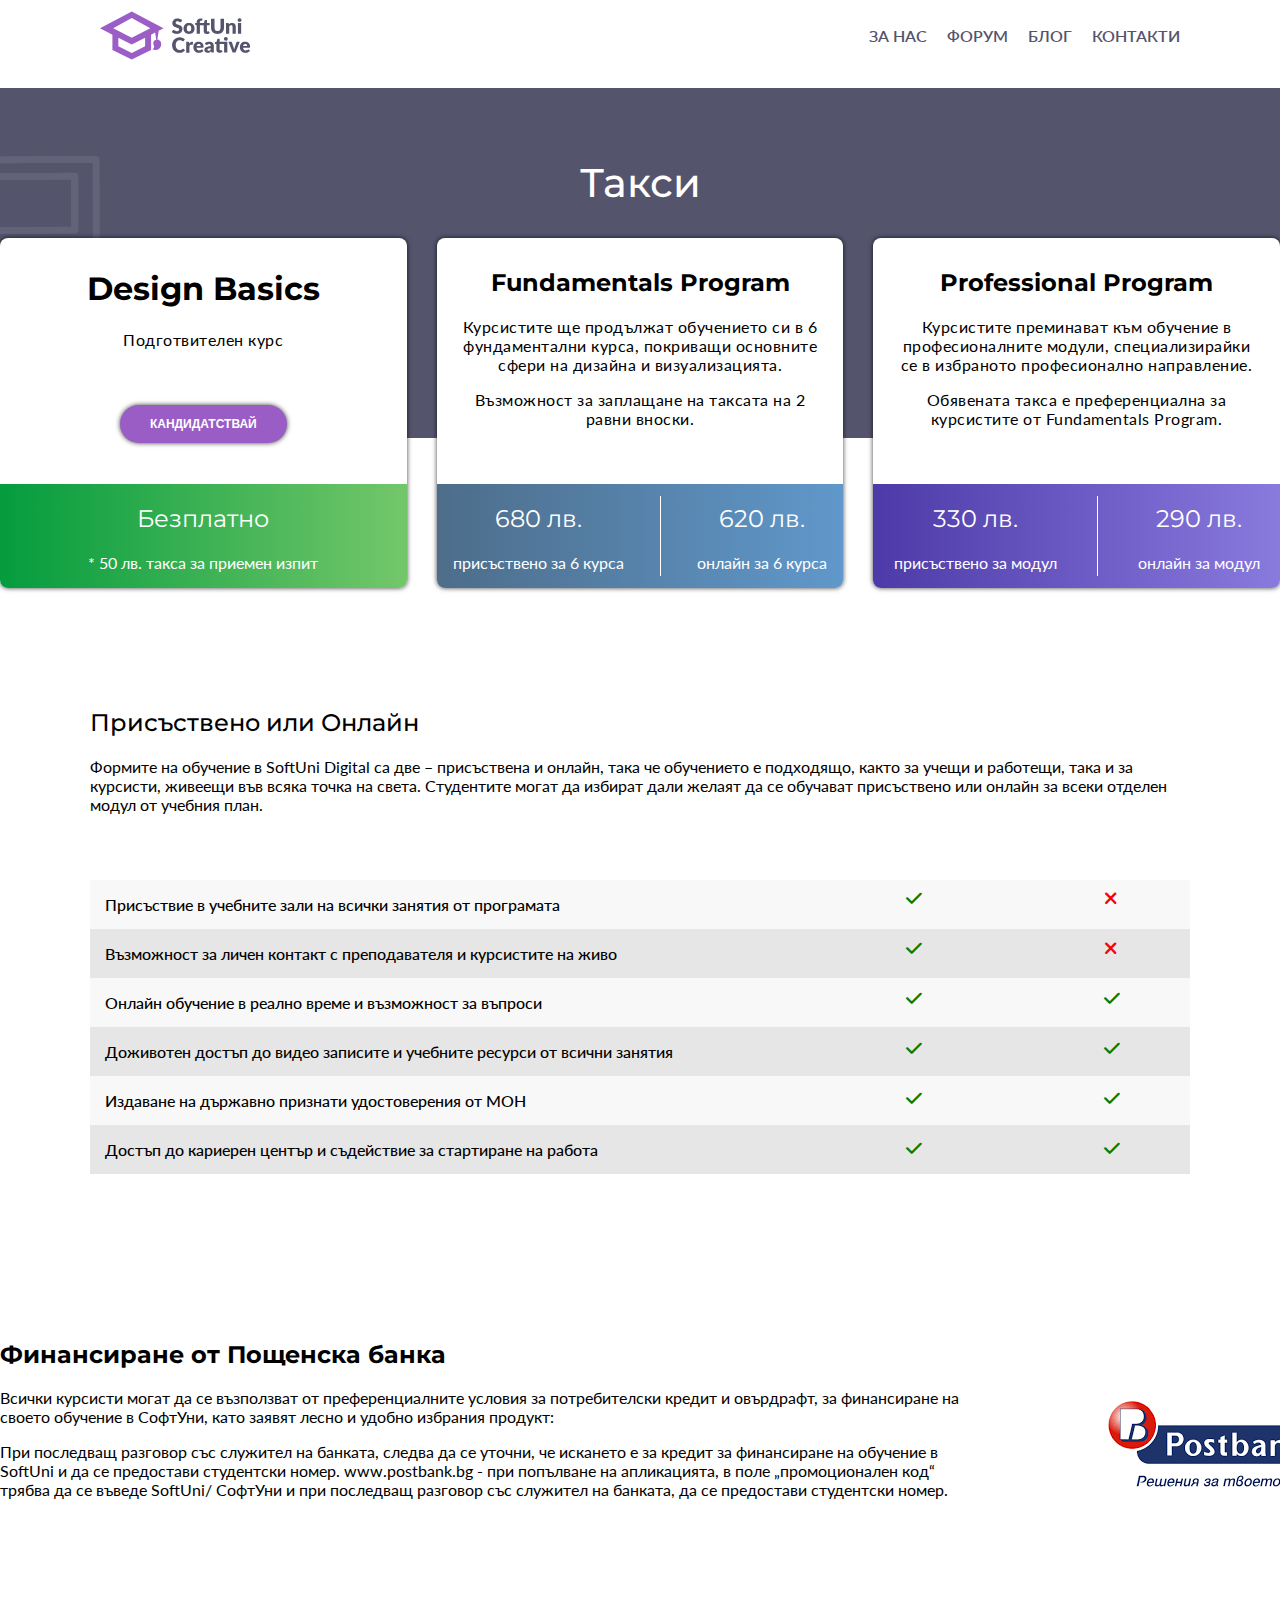
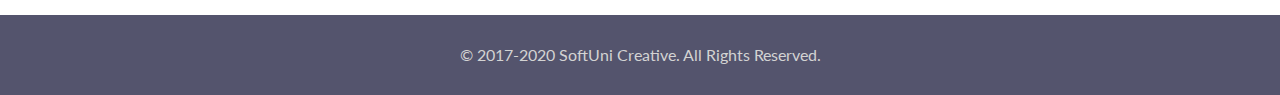
<file: HTML&CSS/fees-landing-page/index.html>
<!DOCTYPE html>
<html lang="en">
  <head>
    <meta charset="UTF-8" />
    <meta http-equiv="X-UA-Compatible" content="IE=edge" />
    <meta name="viewport" content="width=device-width, initial-scale=1.0" />
    <title>Fees Landing Page</title>
    <link rel="stylesheet" href="styles.css" />
  </head>
  <body>
    <header>
      <img src="images/creative-logo.svg" alt="logo" />
      <nav>
        <ul class="nav" type="none">
          <li><a href="#">ЗА НАС</a></li>
          <li><a href="#">ФОРУМ</a></li>
          <li><a href="#">БЛОГ</a></li>
          <li><a href="#">КОНТАКТИ</a></li>
        </ul>
      </nav>
    </header>
    <main>
      <section class="gray_section">
        <h1>Такси</h1>
        <img src="images/calculator-icon.svg" alt="calculator_logo" />
      </section>
      <section class="fees">
        <div>
          <div class="section__div__text">
            <h1>Design Basics</h1>
            <p>Подготвителен курс</p>
            <button>Кандидатствай</button>
          </div>
          <div class="green">
            <h2>Безплатно</h2>
            <p>* 50 лв. такса за приемен изпит</p>
          </div>
        </div>
        <div>
          <div class="section__div__text">
            <h2>Fundamentals Program</h2>
            <p>
              Курсистите ще продължат обучението си в 6 фундаментални курса,
              покриващи основните сфери на дизайна и визуализацията.
            </p>
            <p>Възможност за заплащане на таксата на 2 равни вноски.</p>
          </div>
          <div class="price blue">
            <div>
              <h2>680 лв.</h2>
              <p>присъствено за 6 курса</p>
            </div>
            <div class="divider"></div>
            <div>
              <h2>620 лв.</h2>
              <p>онлайн за 6 курса</p>
            </div>
          </div>
        </div>
        <div>
          <div class="section__div__text">
            <h2>Professional Program</h2>
            <p>
              Курсистите преминават към обучение в професионалните модули,
              специализирайки се в избраното професионално направление.
            </p>
            <p>
              Обявената такса е преференциална за курсистите от Fundamentals
              Program.
            </p>
          </div>
          <div class="price purple">
            <div>
              <h2>330 лв.</h2>
              <p>присъствено за модул</p>
            </div>
            <div class="divider"></div>
            <div>
              <h2>290 лв.</h2>
              <p>онлайн за модул</p>
            </div>
          </div>
        </div>
      </section>
      <article class="online">
        <section>
          <h2>Присъствено или Онлайн</h2>
          <p>
            Формите на обучение в SoftUni Digital са две – присъствена и онлайн,
            така че обучението е подходящо, както за учещи и работещи, така и за
            курсисти, живеещи във всяка точка на света. Студентите могат да
            избират дали желаят да се обучават присъствено или онлайн за всеки
            отделен модул от учебния план.
          </p>
        </section>
        <section class="table">
          <div class="parsgraps"></div>
          <p>Присъствие в учебните зали на всички занятия от програмата</p>
          <p>Възможност за личен контакт с преподавателя и курсистите на живо</p>
          <p>Онлайн обучение в реално време и възможност за въпроси</p>
          <p>Доживотен достъп до видео записите и учебните ресурси от всични занятия</p>
          <p>Издаване на държавно признати удостоверения от МОН</p>
          <p>Достъп до кариерен център и съдействие за стартиране на работа</p>
        </div>
        <div class="icons">
            <div class="first__colom">
                <i class="fa-solid fa-check"></i>
                <i class="fa-solid fa-check"></i>
                <i class="fa-solid fa-check"></i>
                <i class="fa-solid fa-check"></i>
                <i class="fa-solid fa-check"></i>
                <i class="fa-solid fa-check"></i>
            </div>
            <div class="second__colom">
                <i class="fa-solid fa-xmark"></i>
                <i class="fa-solid fa-xmark"></i>
                <i class="fa-solid fa-check"></i>
                <i class="fa-solid fa-check"></i>
                <i class="fa-solid fa-check"></i>
                <i class="fa-solid fa-check"></i>
            </div>
        </div>
        </section>
      </article>
      <article class="bank">
        <div class="fibank__text">
            <h2>Финансиране от Пощенска банка</h2>
            <p>Всички курсисти могат да се възползват от преференциалните условия за потребителски кредит и овърдрафт, за финансиране на своето обучение в СофтУни, като заявят лесно и удобно избрания продукт:</p>
            <p>При последващ разговор със служител на банката, следва да се уточни, че искането е за кредит за финансиране на обучение в SoftUni и да се предостави студентски номер. www.postbank.bg - при попълване на апликацията, в поле „промоционален код“ трябва да се въведe SoftUni/ СофтУни и при последващ разговор със служител на банката, да се предостави студентски номер.</p>
        </div>
        <div class="fibank__img">
            <img src="images/postbank-logo.png" alt="">
        </div>
      </article>
    </main>
    <footer>
        <p>© 2017-2020 SoftUni Creative. All Rights Reserved.</p>
    </footer>
  </body>
</html>
</file>
<file: HTML&CSS/fees-landing-page/styles.css>
@import url('https://cdnjs.cloudflare.com/ajax/libs/font-awesome/6.2.0/css/all.min.css');
@import url('https://fonts.googleapis.com/css2?family=Lato:ital,wght@0,100;0,300;0,400;0,700;0,900;1,100;1,300;1,400;1,700;1,900&family=Montserrat:ital,wght@0,100;0,200;0,300;0,400;0,500;0,600;0,700;0,800;0,900;1,100;1,200;1,300;1,400;1,500;1,600;1,700;1,800;1,900&display=swap');
*{
    box-sizing: border-box;
}
body{
    font-family: 'Lato', sans-serif;
    margin: 0;
}
h1,h2,h3,h4{
    font-family: 'Montserrat', sans-serif;
}
header>img{
    width: 150px;
}
header{
    display: flex;
    justify-content: space-between; 
    padding: 10px 100px 0px 100px;
}
.nav{
    display: flex;
    gap: 20px;
}
.nav a{
    text-decoration: none;
    color: #54546D;
    font-weight: 600;
}
.gray_section{
    background-color: #54546D;
    height: 350px;
    width: 100vw;
}
.gray_section img{
    position: relative;
    left: -70px;
    top: -8px;
}
.gray_section h1{
    text-align: center;
    position: relative;
    top: 70px;
    font-size: 2.5rem;
    font-weight: 500;
    color: white;
}
.fees{
    display: flex;
    justify-content: center;
    gap: 30px;
    position: relative;
    top: -200px;
}
.fees>div{
    background-color: white;
    width: 450px;
    height: 350px;
    text-align: center;
    box-shadow: 0px 0px 5px 0px rgba(0,0,0,0.75);
    -webkit-box-shadow: 0px 0px 5px 0px rgba(0,0,0,0.75);
    -moz-box-shadow: 0px 0px 5px 0px rgba(0,0,0,0.75);
    border-radius: 8px;
    display: flex;
    flex-direction: column;
    justify-content: space-between;
    overflow: hidden;
}
.fees button{
    background-color: #9A5DC6;
    color: white;
    border: none;
    padding: 12px 30px;
    border-radius: 25px;
    box-shadow: 0px 0px 5px 0px rgba(0,0,0,0.75);
    -webkit-box-shadow: 0px 0px 5px 0px rgba(0,0,0,0.75);
    -moz-box-shadow: 0px 0px 5px 0px rgba(0,0,0,0.75);
    text-transform: uppercase;
    cursor: pointer;
    font-size: 12px;
    font-weight: 600;
    position: relative;
    top: 40px;
}
.section__div__text{
    height: 60%;
    padding-top: 10px;
    padding: 10px 25px 0px 25px;
}
.section__div__text p{
    letter-spacing: 0.5px;
}
.price{
    display: flex;
    gap: 20px;
    justify-content: space-evenly;
    align-items: center;
    color: white;
}
.green{
    color: white;
    background: rgb(4,156,62);
    background: linear-gradient(90deg, rgba(4,156,62,1) 0%, rgba(115,199,106,1) 100%);
}
.blue{
    background: rgb(77,109,138);
    background: linear-gradient(90deg, rgba(77,109,138,1) 0%, rgba(96,152,203,1) 100%);
}
.purple{
    background: rgb(77,58,168);
    background: linear-gradient(90deg, rgba(77,58,168,1) 0%, rgba(137,122,222,1) 100%);
}
.divider{
    border-left: 1px solid white;
    height: 80px;
}
.green h2, .blue h2, .purple h2{
    font-weight: 400;
}
.online{
    width: 1100px;
    margin: 0 auto;
    display: flex;
    flex-direction: column;
    gap: 50px;
    position: relative;
    top: -100px;
}
.online section h2{
    font-weight: 500;
}
.table{
    width: 1100px;
    height: 340px;
    border-radius: 15px;
    font-weight: 500;
    display: flex;
    flex-direction: column;
}
.table p:nth-child(odd){
    background-color: #E6E6E6;
    margin: 0;
    padding: 15px;

}
.table p:nth-child(even){
    background-color: #F8F8F8;
    margin: 0;
    padding: 15px;
}
.icons{
    width: 100px;
    height: 340px;
    display: flex;
    position: relative;
    top: -300px;
    left: 800px;
    gap: 150px;
}
.icons i{
    padding: 16px;
    color: green;
    font-size: 18px;
}
.second__colom i:nth-child(1),
.second__colom i:nth-child(2){
    color: red;
}
.bank{
    width: 1400px;
    margin: 0 auto;
    display: flex;
    justify-content: space-between;
    align-items: center;
}
.fibank__text{
    width: 70%;
}
.fibank__img{
    position: relative;
    top: 30px;
}
footer{
    margin-top: 100px;
    background-color: #54546D;
    color: lightgray;
    height: 80px;
    text-align: center;
}
footer p{
    position: relative;
    top: 30px;
}
</file>
